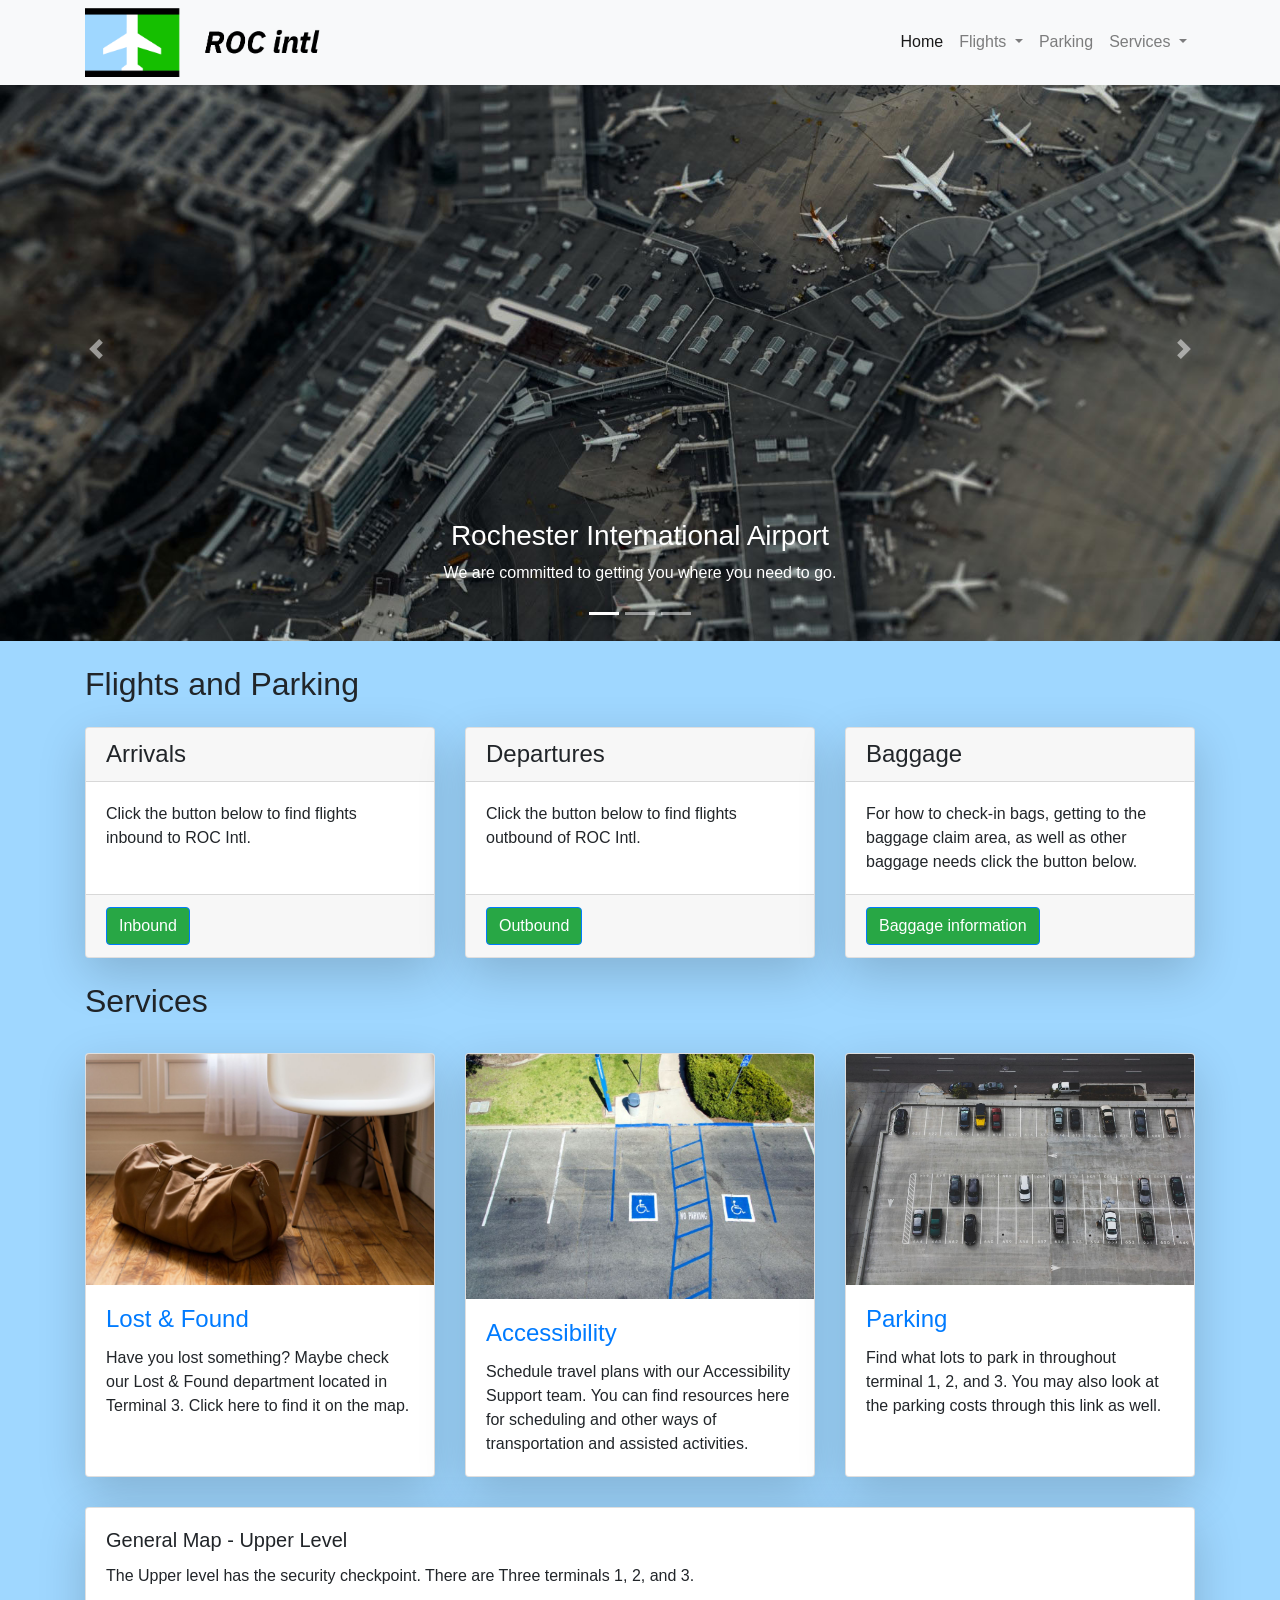
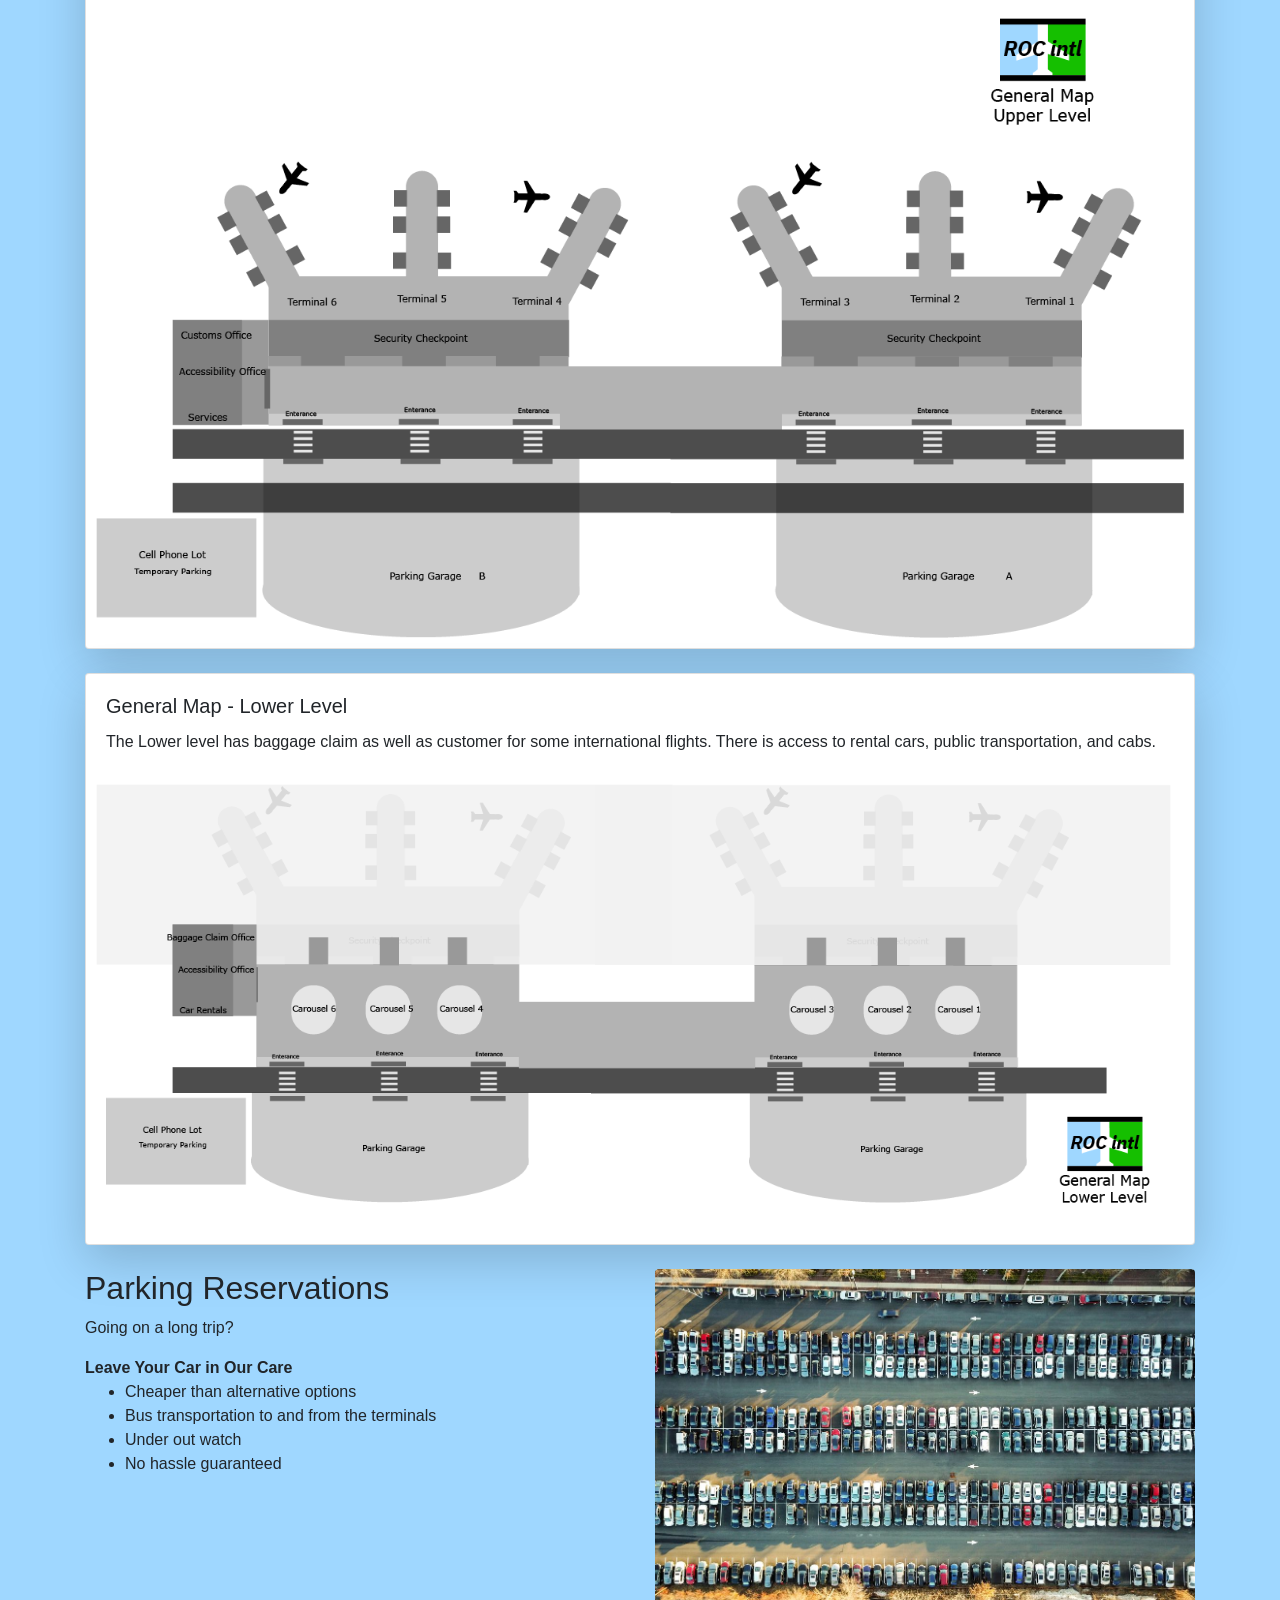
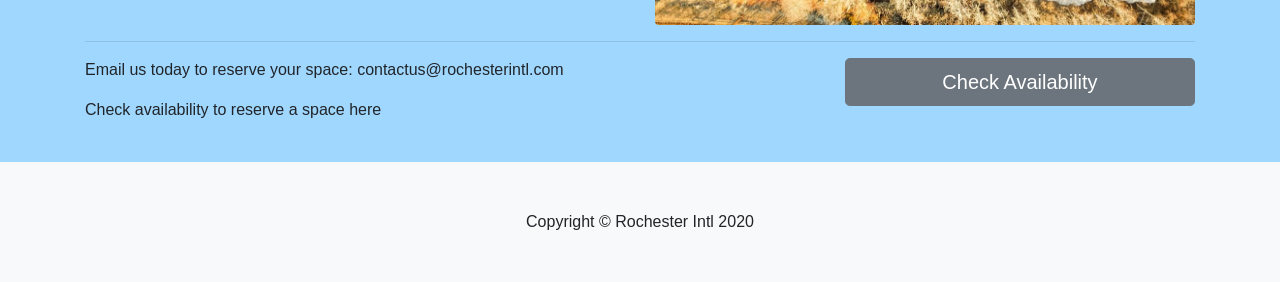
<file: index.html>
<!DOCTYPE html>
<html lang="en">

<head>

  <meta charset="utf-8">
  <meta name="viewport" content="width=device-width, initial-scale=1, shrink-to-fit=no">
  <meta name="description" content="">
  <meta name="author" content="">

  <title>ROC Intl</title>

  <!--My CSS -->
  <link href="css/home.css" rel="stylesheet">

  <!-- Bootstrap core CSS -->
  <link href="vendor/bootstrap/css/bootstrap.min.css" rel="stylesheet">

  <!-- Custom styles for this template -->
  <link href="css/modern-business.css" rel="stylesheet">

</head>

<body>

  <!-- Navigation -->
  <nav class="navbar fixed-top navbar-expand-lg navbar-light bg-light fixed-top">
    <div class="container">
      <img src="img/logo.png" alt="Roc Int label with logo" width="250">
      <button class="navbar-toggler navbar-toggler-right" type="button" data-toggle="collapse" data-target="#navbarResponsive" aria-controls="navbarResponsive" aria-expanded="false" aria-label="Toggle navigation">
        <span class="navbar-toggler-icon"></span>
      </button>
      <div class="collapse navbar-collapse" id="navbarResponsive">
        <ul class="navbar-nav ml-auto">
          <li class="nav-item">
            <a class="nav-link active" href="index.html">Home</a>
          </li>
          <li class="nav-item dropdown">
            <a class="nav-link dropdown-toggle" href="#" id="navbarDropdownPortfolio" data-toggle="dropdown" aria-haspopup="true" aria-expanded="false">
              Flights
            </a>
            <div class="dropdown-menu dropdown-menu-right" aria-labelledby="navbarDropdownPortfolio">
              <a class="dropdown-item" href="arrivals.html">Arrivals</a>
              <a class="dropdown-item" href="departures.html">Departures</a>
            </div>
          </li>
          <li class="nav-item">
            <a class="nav-link" href="parkingOption.html">Parking</a>
          </li>
          <li class="nav-item dropdown">
            <a class="nav-link dropdown-toggle" href="#" id="navbarDropdownPortfolio" data-toggle="dropdown" aria-haspopup="true" aria-expanded="false">
              Services
            </a>
            <div class="dropdown-menu dropdown-menu-right" aria-labelledby="navbarDropdownPortfolio">
              <a class="dropdown-item" href="action_page.html">Lost & Found</a>
              <a class="dropdown-item" href="action_page.html">Accessibility</a>
              <a class="dropdown-item" href="action_page.html">Baggage Claim</a>
            </div>
          </li>
        </ul>
      </div>
    </div>
  </nav>

  <header>
    <div id="carouselExampleIndicators" class="carousel slide" data-ride="carousel">
      <ol class="carousel-indicators">
        <li data-target="#carouselExampleIndicators" data-slide-to="0" class="active"></li>
        <li data-target="#carouselExampleIndicators" data-slide-to="1"></li>
        <li data-target="#carouselExampleIndicators" data-slide-to="2"></li>
      </ol>
      <div class="carousel-inner" role="listbox">
        <!-- Slide One - Set the background image for this slide in the line below -->
        <div class="carousel-item active" style="background-image: url('img/image4.jpg')">
          <div class="carousel-caption d-none d-md-block">
            <h3>Rochester International Airport</h3>
            <p>We are committed to getting you where you need to go.</p>
          </div>
        </div>
        <!-- Slide Two - Set the background image for this slide in the line below -->
        <div class="carousel-item" style="background-image: url('img/image2.jpg')">
          <div class="carousel-caption d-none d-md-block">
            <h3>New Mobile Updates</h3>
            <p>Download the ROC Intl App in the app store</p>
          </div>
        </div>
        <!-- Slide Three - Set the background image for this slide in the line below -->
        <div class="carousel-item" style="background-image: url('img/image3.jpg')">
          <div class="carousel-caption d-none d-md-block">
            <h3>Find Updates Here on Our Website</h3>
            <p>Departure and Arrival updates are on the flights tab.</p>
          </div>
        </div>
      </div>
      <a class="carousel-control-prev" href="#carouselExampleIndicators" role="button" data-slide="prev">
        <span class="carousel-control-prev-icon" aria-hidden="true"></span>
        <span class="sr-only">Previous</span>
      </a>
      <a class="carousel-control-next" href="#carouselExampleIndicators" role="button" data-slide="next">
        <span class="carousel-control-next-icon" aria-hidden="true"></span>
        <span class="sr-only">Next</span>
      </a>
    </div>
  </header>

  <!-- Page Content -->
  <div class="container" >

    <h2 class="my-4">Flights and Parking</h2>

    <!-- Marketing Icons Section -->
    <div class="row">
      <div class="col-lg-4 mb-4">
        <div class="card h-100 shadow-lg">
          <h4 class="card-header">Arrivals</h4>
          <div class="card-body">
            <p class="card-text">Click the button below to find flights inbound to ROC Intl.</p>
          </div>
          <div class="card-footer">
            <a href="arrivals.html" class="btn btn-primary bg-success">Inbound</a>
          </div>
        </div>
      </div>
      <div class="col-lg-4 mb-4">
        <div class="card h-100 shadow-lg">
          <h4 class="card-header">Departures</h4>
          <div class="card-body">
            <p class="card-text">Click the button below to find flights outbound of ROC Intl.</p>
          </div>
          <div class="card-footer">
            <a href="departures.html" class="btn btn-primary bg-success">Outbound</a>
          </div>
        </div>
      </div>
      <div class="col-lg-4 mb-4">
        <div class="card h-100 shadow-lg">
          <h4 class="card-header">Baggage</h4>
          <div class="card-body">
            <p class="card-text">For how to check-in bags, getting to the baggage claim area, as well as other baggage needs click the button below. </p>
          </div>
          <div class="card-footer">
            <a href="action_page.html" class="btn btn-primary bg-success">Baggage information</a>
          </div>
        </div>
      </div>
    </div>
    <!-- /.row -->

    <!-- Portfolio Section -->
    <h2>Services</h2>
    </br>
    <div class="row">
      <div class="col-lg-4 col-sm-6 portfolio-item">
        <div class="card h-100 shadow-lg">
          <a href="#"><img class="card-img-top" src="img/pic1.jpg" alt=""></a>
          <div class="card-body">
            <h4 class="card-title">
              <a href="action_page.html">Lost & Found</a>
            </h4>
            <p class="card-text">Have you lost something? Maybe check our Lost & Found department located in Terminal 3. Click here to find it on the map. </p>
          </div>
        </div>
      </div>
      <div class="col-lg-4 col-sm-6 portfolio-item">
        <div class="card h-100 shadow-lg">
          <a href="#"><img class="card-img-top" src="img/pic2.jpg" alt=""></a>
          <div class="card-body">
            <h4 class="card-title">
              <a href="action_page.html">Accessibility</a>
            </h4>
            <p class="card-text">Schedule travel plans with our Accessibility Support team. You can find resources here for scheduling and other ways of transportation and assisted activities. </p>
          </div>
        </div>
      </div>
      <div class="col-lg-4 col-sm-6 portfolio-item">
        <div class="card h-100 shadow-lg">
          <a href="#"><img class="card-img-top" src="img/pic3.jpg" alt=""></a>
          <div class="card-body">
            <h4 class="card-title">
              <a href="parkingOption.html">Parking</a>
            </h4>
            <p class="card-text">Find what lots to park in throughout terminal 1, 2, and 3. You may also look at the parking costs through this link as well. </p>
          </div>
        </div>
      </div>
    </div>
    <!-- /.row -->

    <div class="card shadow-lg">
      <div class="card-body">
        <h5 class="card-title">General Map - Upper Level</h5>
        <p class="card-text">The Upper level has the security checkpoint. There are Three terminals 1, 2, and 3.</p>
      </div>
      <img class="card-img-bottom" src="img/upperLevel.png" alt="Card image cap" style="width:auto;padding:10px;">
    </div> </br>

    <div class="card shadow-lg">
      <div class="card-body">
        <h5 class="card-title">General Map - Lower Level</h5>
        <p class="card-text">The Lower level has baggage claim as well as customer for some international flights. There is access to rental cars, public transportation, and cabs.</p>
      </div>
      <img class="card-img-bottom" src="img/lowerLevel.png" alt="Card image cap" style="width:auto;padding:10px;">
    </div> </br>

    <!-- Features Section -->
    <div class="row">
      <div class="col-lg-6">
        <h2>Parking Reservations</h2>
        <p>Going on a long trip?</p>
        <p></p><strong>Leave Your Car in Our Care</strong>
        <ul>
          <li>Cheaper than alternative options</li>
          <li>Bus transportation to and from the terminals</li>
          <li>Under out watch</li>
          <li>No hassle guaranteed</li>
        </ul>

      </div>
      <div class="col-lg-6">
        <img class="img-fluid rounded" src="img/image5.jpg" alt="">
      </div>
    </div>
    <!-- /.row -->

    <hr>

    <!-- Call to Action Section -->
    <div class="row mb-4">
      <div class="col-md-8">
        <p>Email us today to reserve your space: contactus@rochesterintl.com</p>
        <p>Check availability to reserve a space here</p>
      </div>
      <div class="col-md-4">
        <a class="btn btn-lg btn-secondary btn-block" href="action_page.html">Check Availability</a>
      </div>
    </div>

  </div>
  <!-- /.container -->

  <!-- Footer -->
  <footer class="py-5 bg-light">
    <div class="container">
      <p class="m-0 text-center text-black">Copyright &copy; Rochester Intl 2020</p>
    </div>
    <!-- /.container -->
  </footer>

  <!-- Bootstrap core JavaScript -->
  <script src="vendor/jquery/jquery.min.js"></script>
  <script src="vendor/bootstrap/js/bootstrap.bundle.min.js"></script>

</body>

</html>
</file>
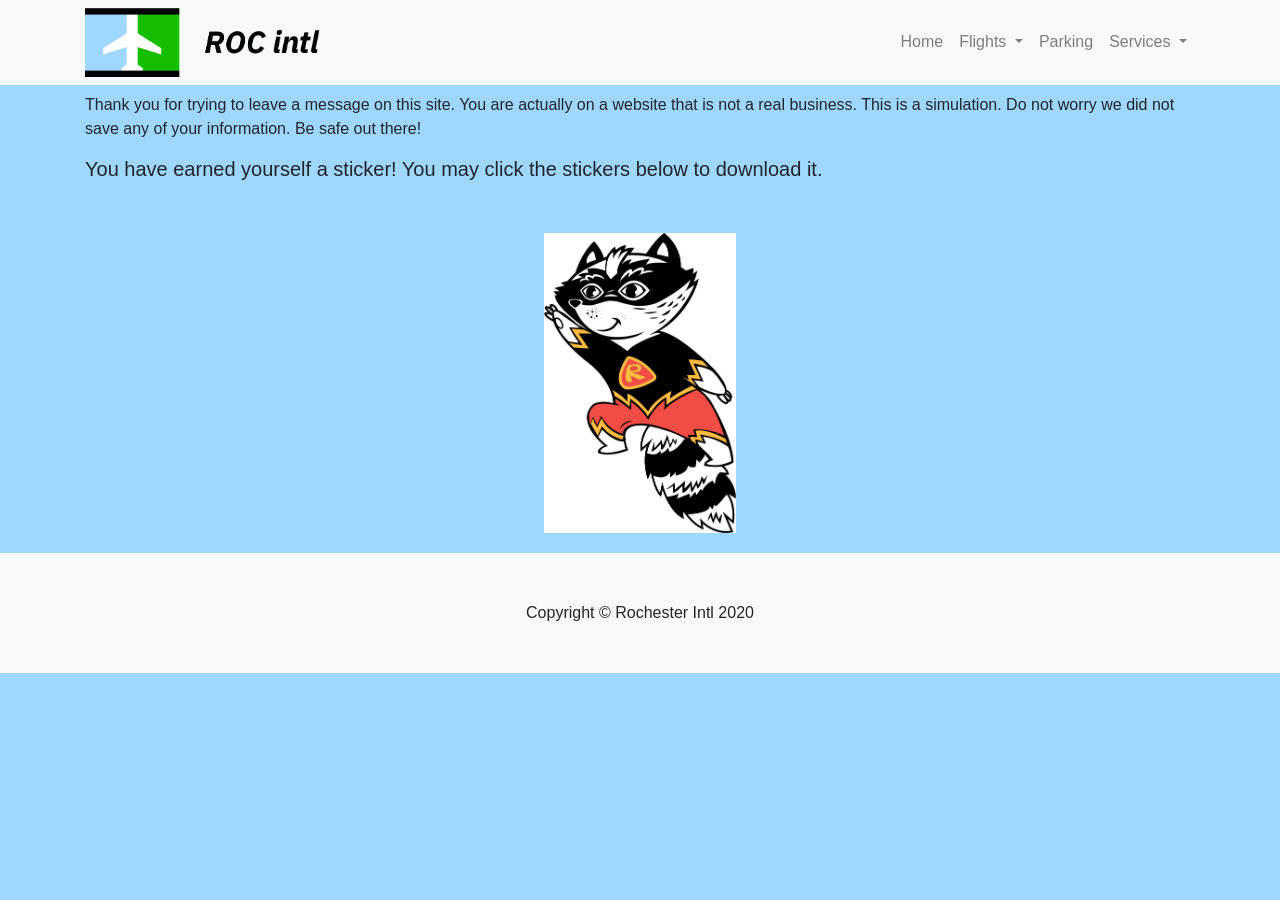
<file: action_page.html>
<!DOCTYPE html>
<html lang="en">

<head>

  <meta charset="utf-8">
  <meta name="viewport" content="width=device-width, initial-scale=1, shrink-to-fit=no">
  <meta name="description" content="">
  <meta name="author" content="">

  <title>ROC Intl</title>

  <!--My CSS -->
  <link href="css/home.css" rel="stylesheet">

  <!-- Bootstrap core CSS -->
  <link href="vendor/bootstrap/css/bootstrap.min.css" rel="stylesheet">

  <!-- Custom styles for this template -->
  <link href="css/modern-business.css" rel="stylesheet">

</head>

<body>

<!-- Navigation -->
<nav class="navbar fixed-top navbar-expand-lg navbar-light bg-light fixed-top">
  <div class="container">
    <img src="img/logo.png" alt="Roc Int label with logo" width="250">
    <button class="navbar-toggler navbar-toggler-right" type="button" data-toggle="collapse" data-target="#navbarResponsive" aria-controls="navbarResponsive" aria-expanded="false" aria-label="Toggle navigation">
      <span class="navbar-toggler-icon"></span>
    </button>
    <div class="collapse navbar-collapse" id="navbarResponsive">
      <ul class="navbar-nav ml-auto">
        <li class="nav-item">
          <a class="nav-link" href="index.html">Home</a>
        </li>
        <li class="nav-item dropdown">
          <a class="nav-link dropdown-toggle" href="#" id="navbarDropdownPortfolio" data-toggle="dropdown" aria-haspopup="true" aria-expanded="false">
            Flights
          </a>
          <div class="dropdown-menu dropdown-menu-right" aria-labelledby="navbarDropdownPortfolio">
            <a class="dropdown-item" href="arrivals.html">Arrivals</a>
            <a class="dropdown-item" href="departures.html">Departures</a>
          </div>
        </li>
        <li class="nav-item">
          <a class="nav-link" href="parkingOption.html">Parking</a>
        </li>
        <li class="nav-item dropdown">
          <a class="nav-link dropdown-toggle" href="#" id="navbarDropdownPortfolio" data-toggle="dropdown" aria-haspopup="true" aria-expanded="false">
            Services
          </a>
          <div class="dropdown-menu dropdown-menu-right" aria-labelledby="navbarDropdownPortfolio">
            <a class="dropdown-item" href="action_page.html">Lost & Found</a>
            <a class="dropdown-item" href="action_page.html">Accessibility</a>
            <a class="dropdown-item" href="action_page.html">Baggage Claim</a>
          </div>
        </li>
      </ul>
    </div>
  </div>
</nav>

<!-- Page Content -->
<div class="container" >
  <section id="one" class="wrapper style2">
    <div class="inner">
      <h4>Congratulations!</h4>
      <p> Thank you for trying to leave a message on this site. You are actually on a website that is not a real business. This is a simulation.
        Do not worry we did not save any of your information. Be safe out there! </p>
      <h5>You have earned yourself a sticker! You may click the stickers below to download it.</h5>
      &nbsp;
      <div class = "stickers">
        <a href="img/Rocky.png" download="sticker">
          <img src="img/Rocky.png" alt="Bank sticker" height="300">
        </a>
      </div>
    </div>
  </section>
</div>
<!-- /.container -->

<!-- Footer -->
<footer class="py-5 bg-light">
  <div class="container">
    <p class="m-0 text-center text-black">Copyright &copy; Rochester Intl 2020</p>
  </div>
  <!-- /.container -->
</footer>

<!-- Bootstrap core JavaScript -->
<script src="vendor/jquery/jquery.min.js"></script>
<script src="vendor/bootstrap/js/bootstrap.bundle.min.js"></script>

</body>

</html>
</file>
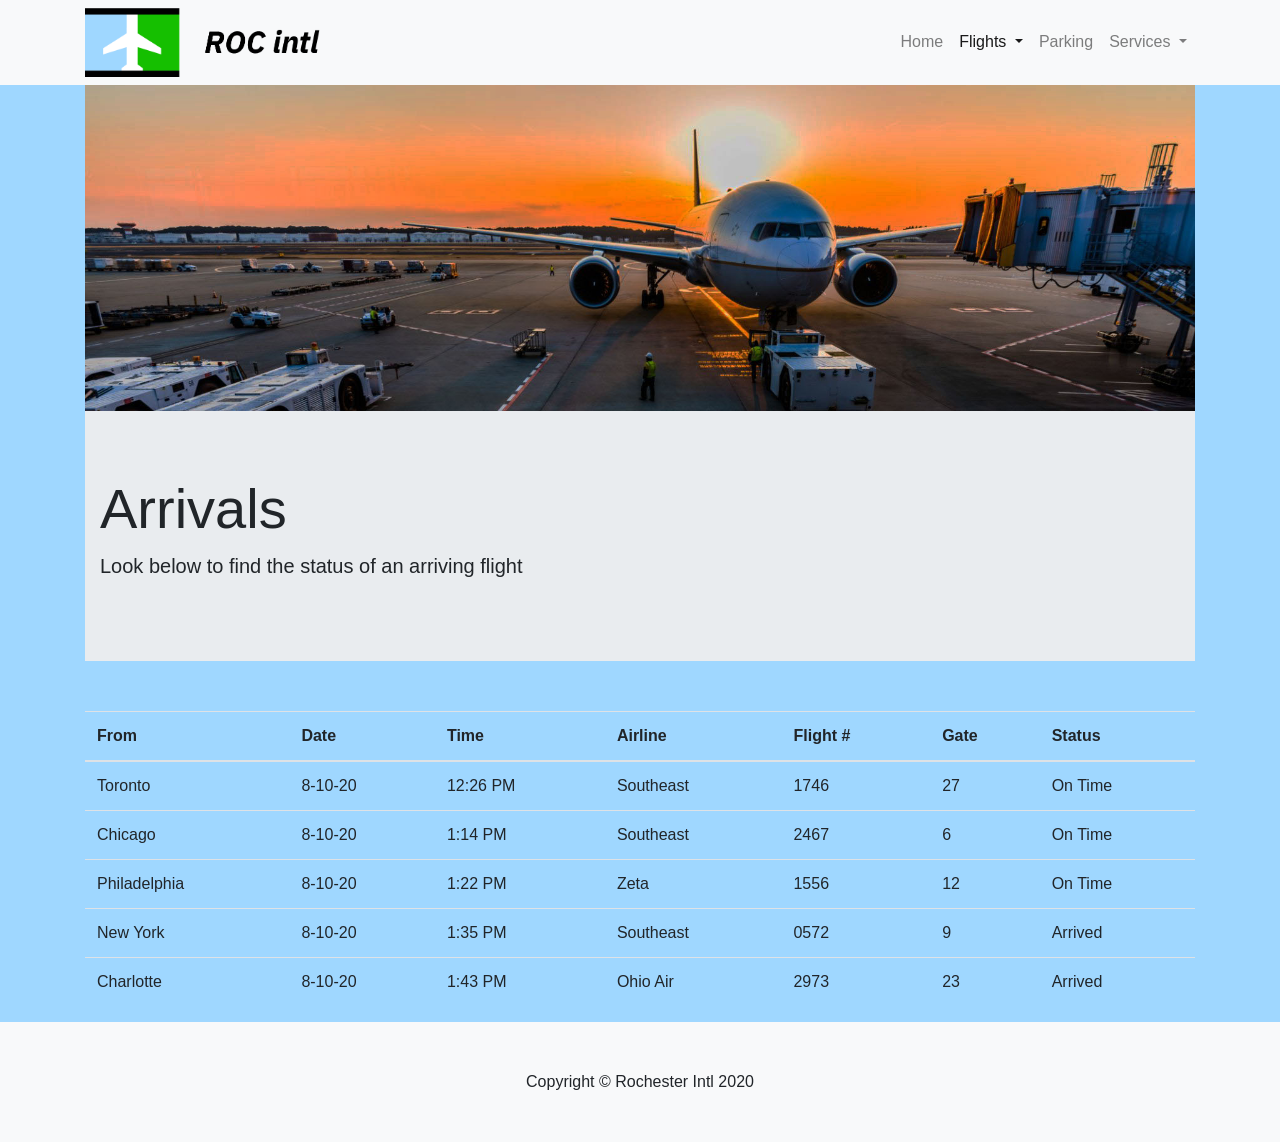
<file: arrivals.html>
<!DOCTYPE html>
<html lang="en">

<head>

  <meta charset="utf-8">
  <meta name="viewport" content="width=device-width, initial-scale=1, shrink-to-fit=no">
  <meta name="description" content="">
  <meta name="author" content="">

  <title>ROC Intl</title>

  <!--My CSS -->
  <link href="css/home.css" rel="stylesheet">

  <!-- Bootstrap core CSS -->
  <link href="vendor/bootstrap/css/bootstrap.min.css" rel="stylesheet">

  <!-- Custom styles for this template -->
  <link href="css/modern-business.css" rel="stylesheet">

</head>

<body>

<!-- Navigation -->
<nav class="navbar fixed-top navbar-expand-lg navbar-light bg-light fixed-top">
  <div class="container">
    <img src="img/logo.png" alt="Roc Int label with logo" width="250">
    <button class="navbar-toggler navbar-toggler-right" type="button" data-toggle="collapse" data-target="#navbarResponsive" aria-controls="navbarResponsive" aria-expanded="false" aria-label="Toggle navigation">
      <span class="navbar-toggler-icon"></span>
    </button>
    <div class="collapse navbar-collapse" id="navbarResponsive">
      <ul class="navbar-nav ml-auto">
        <li class="nav-item">
          <a class="nav-link" href="index.html">Home</a>
        </li>
        <li class="nav-item dropdown">
          <a class="nav-link active dropdown-toggle" href="#" id="navbarDropdownPortfolio" data-toggle="dropdown" aria-haspopup="true" aria-expanded="false">
            Flights
          </a>
          <div class="dropdown-menu dropdown-menu-right" aria-labelledby="navbarDropdownPortfolio">
            <a class="dropdown-item" href="arrivals.html">Arrivals</a>
            <a class="dropdown-item" href="departures.html">Departures</a>
          </div>
        </li>
        <li class="nav-item">
          <a class="nav-link" href="parkingOption.html">Parking</a>
        </li>
        <li class="nav-item dropdown">
          <a class="nav-link dropdown-toggle" href="#" id="navbarDropdownPortfolio" data-toggle="dropdown" aria-haspopup="true" aria-expanded="false">
            Services
          </a>
          <div class="dropdown-menu dropdown-menu-right" aria-labelledby="navbarDropdownPortfolio">
            <a class="dropdown-item" href="action_page.html">Lost & Found</a>
            <a class="dropdown-item" href="action_page.html">Accessibility</a>
            <a class="dropdown-item" href="action_page.html">Baggage Claim</a>
          </div>
        </li>
      </ul>
    </div>
  </div>
</nav>

<!-- Page Content -->
<div class="container" >

  <img src="img/image1.jpg" class="img-fluid" alt="Responsive image">

  <div class="jumbotron jumbotron-fluid">
    <div class="container">
      <h1 class="display-4">Arrivals</h1>
      <p class="lead">Look below to find the status of an arriving flight</p>
    </div>
  </div>

  <table class="table">
    <thead>
    <tr>
      <th scope="col">From</th>
      <th scope="col">Date</th>
      <th scope="col">Time</th>
      <th scope="col">Airline</th>
      <th scope="col">Flight #</th>
      <th scope="col">Gate</th>
      <th scope="col">Status</th>
    </tr>
    </thead>
    <tbody>
    <tr>
      <td>Toronto</td>
      <td>8-10-20</td>
      <td>12:26 PM</td>
      <td>Southeast</td>
      <td>1746</td>
      <td>27</td>
      <td>On Time</td>
    </tr>
    <tr>
      <td>Chicago</td>
      <td>8-10-20</td>
      <td>1:14 PM</td>
      <td>Southeast</td>
      <td>2467</td>
      <td>6</td>
      <td>On Time</td>
    </tr>
    <tr>
      <td>Philadelphia</td>
      <td>8-10-20</td>
      <td>1:22 PM</td>
      <td>Zeta</td>
      <td>1556</td>
      <td>12</td>
      <td>On Time</td>
    </tr>
    <tr>
      <td>New York</td>
      <td>8-10-20</td>
      <td>1:35 PM</td>
      <td>Southeast</td>
      <td>0572</td>
      <td>9</td>
      <td>Arrived</td>
    </tr>
    <tr>
      <td>Charlotte</td>
      <td>8-10-20</td>
      <td>1:43 PM</td>
      <td>Ohio Air</td>
      <td>2973</td>
      <td>23</td>
      <td>Arrived</td>
    </tr>
  </table>

</div>
<!-- /.container -->

<!-- Footer -->
<footer class="py-5 bg-light">
  <div class="container">
    <p class="m-0 text-center text-black">Copyright &copy; Rochester Intl 2020</p>
  </div>
  <!-- /.container -->
</footer>

<!-- Bootstrap core JavaScript -->
<script src="vendor/jquery/jquery.min.js"></script>
<script src="vendor/bootstrap/js/bootstrap.bundle.min.js"></script>

</body>

</html>
</file>
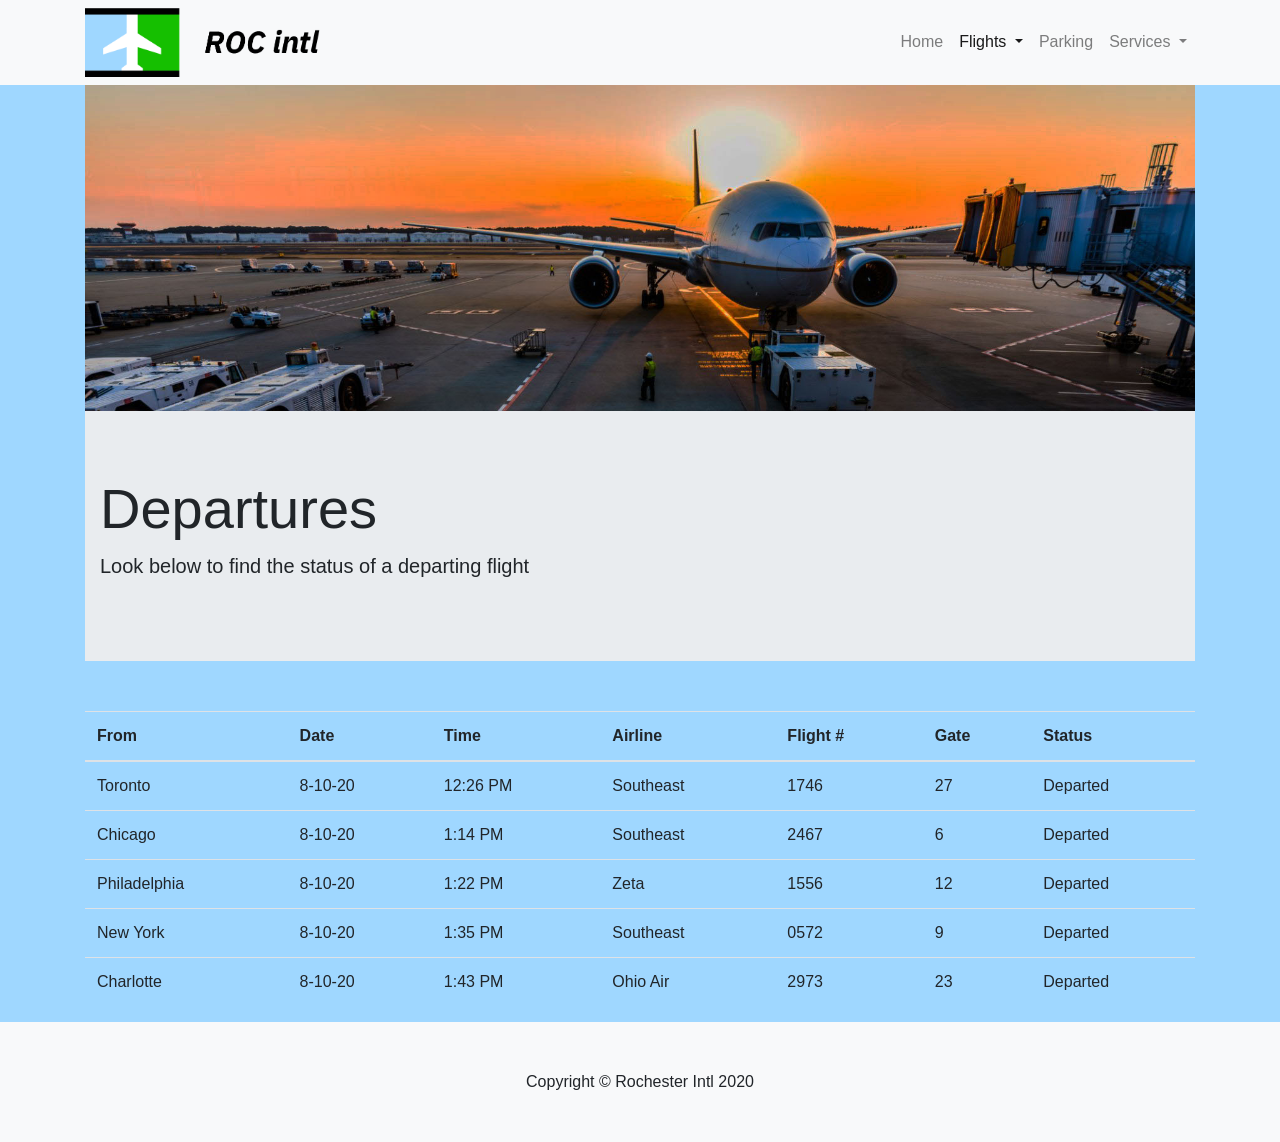
<file: departures.html>
<!DOCTYPE html>
<html lang="en">

<head>

  <meta charset="utf-8">
  <meta name="viewport" content="width=device-width, initial-scale=1, shrink-to-fit=no">
  <meta name="description" content="">
  <meta name="author" content="">

  <title>ROC Intl</title>

  <!--My CSS -->
  <link href="css/home.css" rel="stylesheet">

  <!-- Bootstrap core CSS -->
  <link href="vendor/bootstrap/css/bootstrap.min.css" rel="stylesheet">

  <!-- Custom styles for this template -->
  <link href="css/modern-business.css" rel="stylesheet">

</head>

<body>

<!-- Navigation -->
<nav class="navbar fixed-top navbar-expand-lg navbar-light bg-light fixed-top">
  <div class="container">
    <img src="img/logo.png" alt="Roc Int label with logo" width="250">
    <button class="navbar-toggler navbar-toggler-right" type="button" data-toggle="collapse" data-target="#navbarResponsive" aria-controls="navbarResponsive" aria-expanded="false" aria-label="Toggle navigation">
      <span class="navbar-toggler-icon"></span>
    </button>
    <div class="collapse navbar-collapse" id="navbarResponsive">
      <ul class="navbar-nav ml-auto">
        <li class="nav-item">
          <a class="nav-link" href="index.html">Home</a>
        </li>
        <li class="nav-item dropdown">
          <a class="nav-link active dropdown-toggle" href="#" id="navbarDropdownPortfolio" data-toggle="dropdown" aria-haspopup="true" aria-expanded="false">
            Flights
          </a>
          <div class="dropdown-menu dropdown-menu-right" aria-labelledby="navbarDropdownPortfolio">
            <a class="dropdown-item" href="arrivals.html">Arrivals</a>
            <a class="dropdown-item" href="departures.html">Departures</a>
          </div>
        </li>
        <li class="nav-item">
          <a class="nav-link" href="parkingOption.html">Parking</a>
        </li>
        <li class="nav-item dropdown">
          <a class="nav-link dropdown-toggle" href="#" id="navbarDropdownPortfolio" data-toggle="dropdown" aria-haspopup="true" aria-expanded="false">
            Services
          </a>
          <div class="dropdown-menu dropdown-menu-right" aria-labelledby="navbarDropdownPortfolio">
            <a class="dropdown-item" href="action_page.html">Lost & Found</a>
            <a class="dropdown-item" href="action_page.html">Accessibility</a>
            <a class="dropdown-item" href="action_page.html">Baggage Claim</a>
          </div>
        </li>
      </ul>
    </div>
  </div>
</nav>

<!-- Page Content -->
<div class="container" >

  <img src="img/image1.jpg" class="img-fluid" alt="Responsive image">

  <div class="jumbotron jumbotron-fluid">
    <div class="container">
      <h1 class="display-4">Departures</h1>
      <p class="lead">Look below to find the status of a departing flight</p>
    </div>
  </div>

  <table class="table">
    <thead>
    <tr>
      <th scope="col">From</th>
      <th scope="col">Date</th>
      <th scope="col">Time</th>
      <th scope="col">Airline</th>
      <th scope="col">Flight #</th>
      <th scope="col">Gate</th>
      <th scope="col">Status</th>
    </tr>
    </thead>
    <tbody>
    <tr>
      <td>Toronto</td>
      <td>8-10-20</td>
      <td>12:26 PM</td>
      <td>Southeast</td>
      <td>1746</td>
      <td>27</td>
      <td>Departed</td>
    </tr>
    <tr>
      <td>Chicago</td>
      <td>8-10-20</td>
      <td>1:14 PM</td>
      <td>Southeast</td>
      <td>2467</td>
      <td>6</td>
      <td>Departed</td>
    </tr>
    <tr>
      <td>Philadelphia</td>
      <td>8-10-20</td>
      <td>1:22 PM</td>
      <td>Zeta</td>
      <td>1556</td>
      <td>12</td>
      <td>Departed</td>
    </tr>
    <tr>
      <td>New York</td>
      <td>8-10-20</td>
      <td>1:35 PM</td>
      <td>Southeast</td>
      <td>0572</td>
      <td>9</td>
      <td>Departed</td>
    </tr>
    <tr>
      <td>Charlotte</td>
      <td>8-10-20</td>
      <td>1:43 PM</td>
      <td>Ohio Air</td>
      <td>2973</td>
      <td>23</td>
      <td>Departed</td>
    </tr>
  </table>

</div>
<!-- /.container -->

<!-- Footer -->
<footer class="py-5 bg-light">
  <div class="container">
    <p class="m-0 text-center text-black">Copyright &copy; Rochester Intl 2020</p>
  </div>
  <!-- /.container -->
</footer>

<!-- Bootstrap core JavaScript -->
<script src="vendor/jquery/jquery.min.js"></script>
<script src="vendor/bootstrap/js/bootstrap.bundle.min.js"></script>

</body>

</html>
</file>
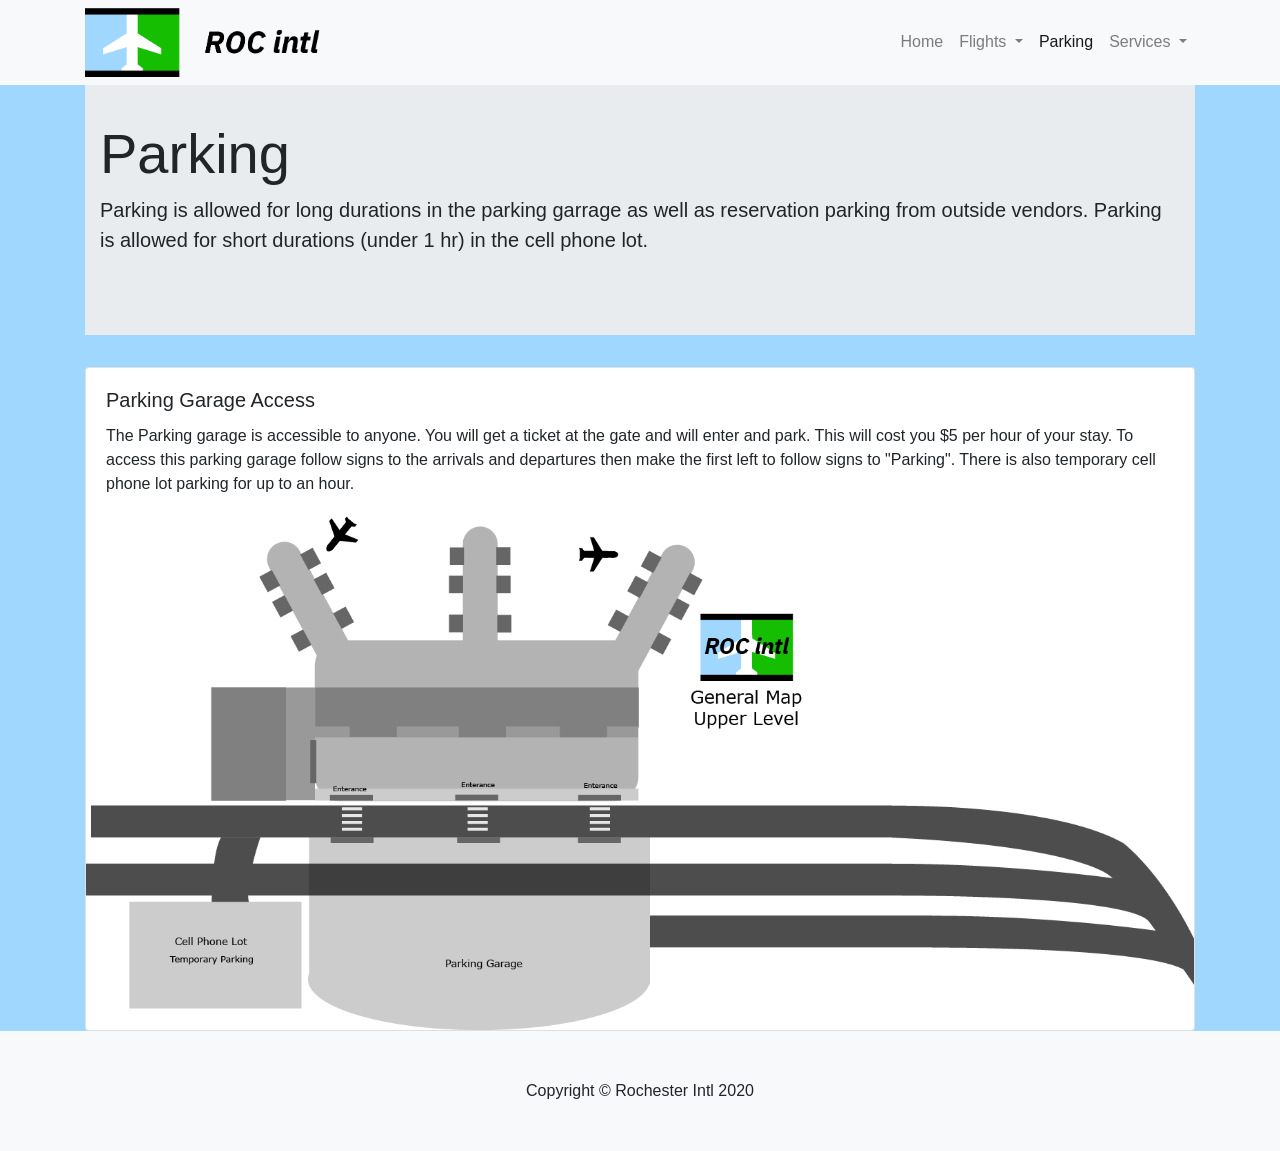
<file: parkingOption.html>
<!DOCTYPE html>
<html lang="en">

<head>

  <meta charset="utf-8">
  <meta name="viewport" content="width=device-width, initial-scale=1, shrink-to-fit=no">
  <meta name="description" content="">
  <meta name="author" content="">

  <title>ROC Intl</title>

  <!--My CSS -->
  <link href="css/home.css" rel="stylesheet">

  <!-- Bootstrap core CSS -->
  <link href="vendor/bootstrap/css/bootstrap.min.css" rel="stylesheet">

  <!-- Custom styles for this template -->
  <link href="css/modern-business.css" rel="stylesheet">

</head>

<body>

<!-- Navigation -->
<nav class="navbar fixed-top navbar-expand-lg navbar-light bg-light fixed-top">
  <div class="container">
    <img src="img/logo.png" alt="Roc Int label with logo" width="250">
    <button class="navbar-toggler navbar-toggler-right" type="button" data-toggle="collapse" data-target="#navbarResponsive" aria-controls="navbarResponsive" aria-expanded="false" aria-label="Toggle navigation">
      <span class="navbar-toggler-icon"></span>
    </button>
    <div class="collapse navbar-collapse" id="navbarResponsive">
      <ul class="navbar-nav ml-auto">
        <li class="nav-item">
          <a class="nav-link" href="index.html">Home</a>
        </li>
        <li class="nav-item dropdown">
          <a class="nav-link dropdown-toggle" href="#" id="navbarDropdownPortfolio" data-toggle="dropdown" aria-haspopup="true" aria-expanded="false">
            Flights
          </a>
          <div class="dropdown-menu dropdown-menu-right" aria-labelledby="navbarDropdownPortfolio">
            <a class="dropdown-item" href="arrivals.html">Arrivals</a>
            <a class="dropdown-item" href="departures.html">Departures</a>
          </div>
        </li>
        <li class="nav-item">
          <a class="nav-link active" href="parkingOption.html">Parking</a>
        </li>
        <li class="nav-item dropdown">
          <a class="nav-link dropdown-toggle" href="#" id="navbarDropdownPortfolio" data-toggle="dropdown" aria-haspopup="true" aria-expanded="false">
            Services
          </a>
          <div class="dropdown-menu dropdown-menu-right" aria-labelledby="navbarDropdownPortfolio">
            <a class="dropdown-item" href="action_page.html">Lost & Found</a>
            <a class="dropdown-item" href="action_page.html">Accessibility</a>
            <a class="dropdown-item" href="action_page.html">Baggage Claim</a>
          </div>
        </li>
      </ul>
    </div>
  </div>
</nav>

<!-- Page Content -->
<div class="container" >

  <div class="jumbotron jumbotron-fluid">
    <div class="container">
      <h1 class="display-4">Parking</h1>
      <p class="lead">Parking is allowed for long durations in the parking garrage as well as reservation parking from
      outside vendors. Parking is allowed for short durations (under 1 hr) in the cell phone lot.</p>
    </div>
  </div>
  <div class="card">
    <div class="card-body">
      <h5 class="card-title">Parking Garage Access</h5>
      <p class="card-text">The Parking garage is accessible to anyone. You will get a ticket at the gate and will enter and park. This will
      cost you $5 per hour of your stay. To access this parking garage follow signs to the arrivals and departures then make the first left
      to follow signs to "Parking". There is also temporary cell phone lot parking for up to an hour. </p>
    </div>
    <img class="card-img-bottom" src="img/parking.png" alt="Card image cap">
  </div>

</div>
<!-- /.container -->

<!-- Footer -->
<footer class="py-5 bg-light">
  <div class="container">
    <p class="m-0 text-center text-black">Copyright &copy; Rochester Intl 2020</p>
  </div>
  <!-- /.container -->
</footer>

<!-- Bootstrap core JavaScript -->
<script src="vendor/jquery/jquery.min.js"></script>
<script src="vendor/bootstrap/js/bootstrap.bundle.min.js"></script>

</body>

</html>
</file>
<file: css/home.css>
body {
  background-color: #9fd7ff !important;
}

.container {
  font-family: "Verdana", sans-serif !important;
}

.table {
  margin-top: 50px;
}

.terminals {
  margin-top: 10px;
  margin-bottom: 30px;
}

.stickers {
  text-align: center;
  display:block;
  margin:auto;
  padding: 20px;
}
</file>
<file: css/modern-business.css>
/*!
 * Start Bootstrap - Modern Business (https://startbootstrap.com/templates/modern-business)
 * Copyright 2013-2020 Start Bootstrap
 * Licensed under MIT (https://github.com/StartBootstrap/startbootstrap-logomodern-business-nav/blob/master/LICENSE)
 */
body {
  padding-top: 56px;
  font-family: 'Roboto', sans-serif !important;
}

.carousel-item {
  height: 65vh;
  min-height: 300px;
  background: no-repeat center center scroll;
  -webkit-background-size: cover;
  -moz-background-size: cover;
  -o-background-size: cover;
  background-size: cover;
}

.portfolio-item {
  margin-bottom: 30px;
}
</file>
